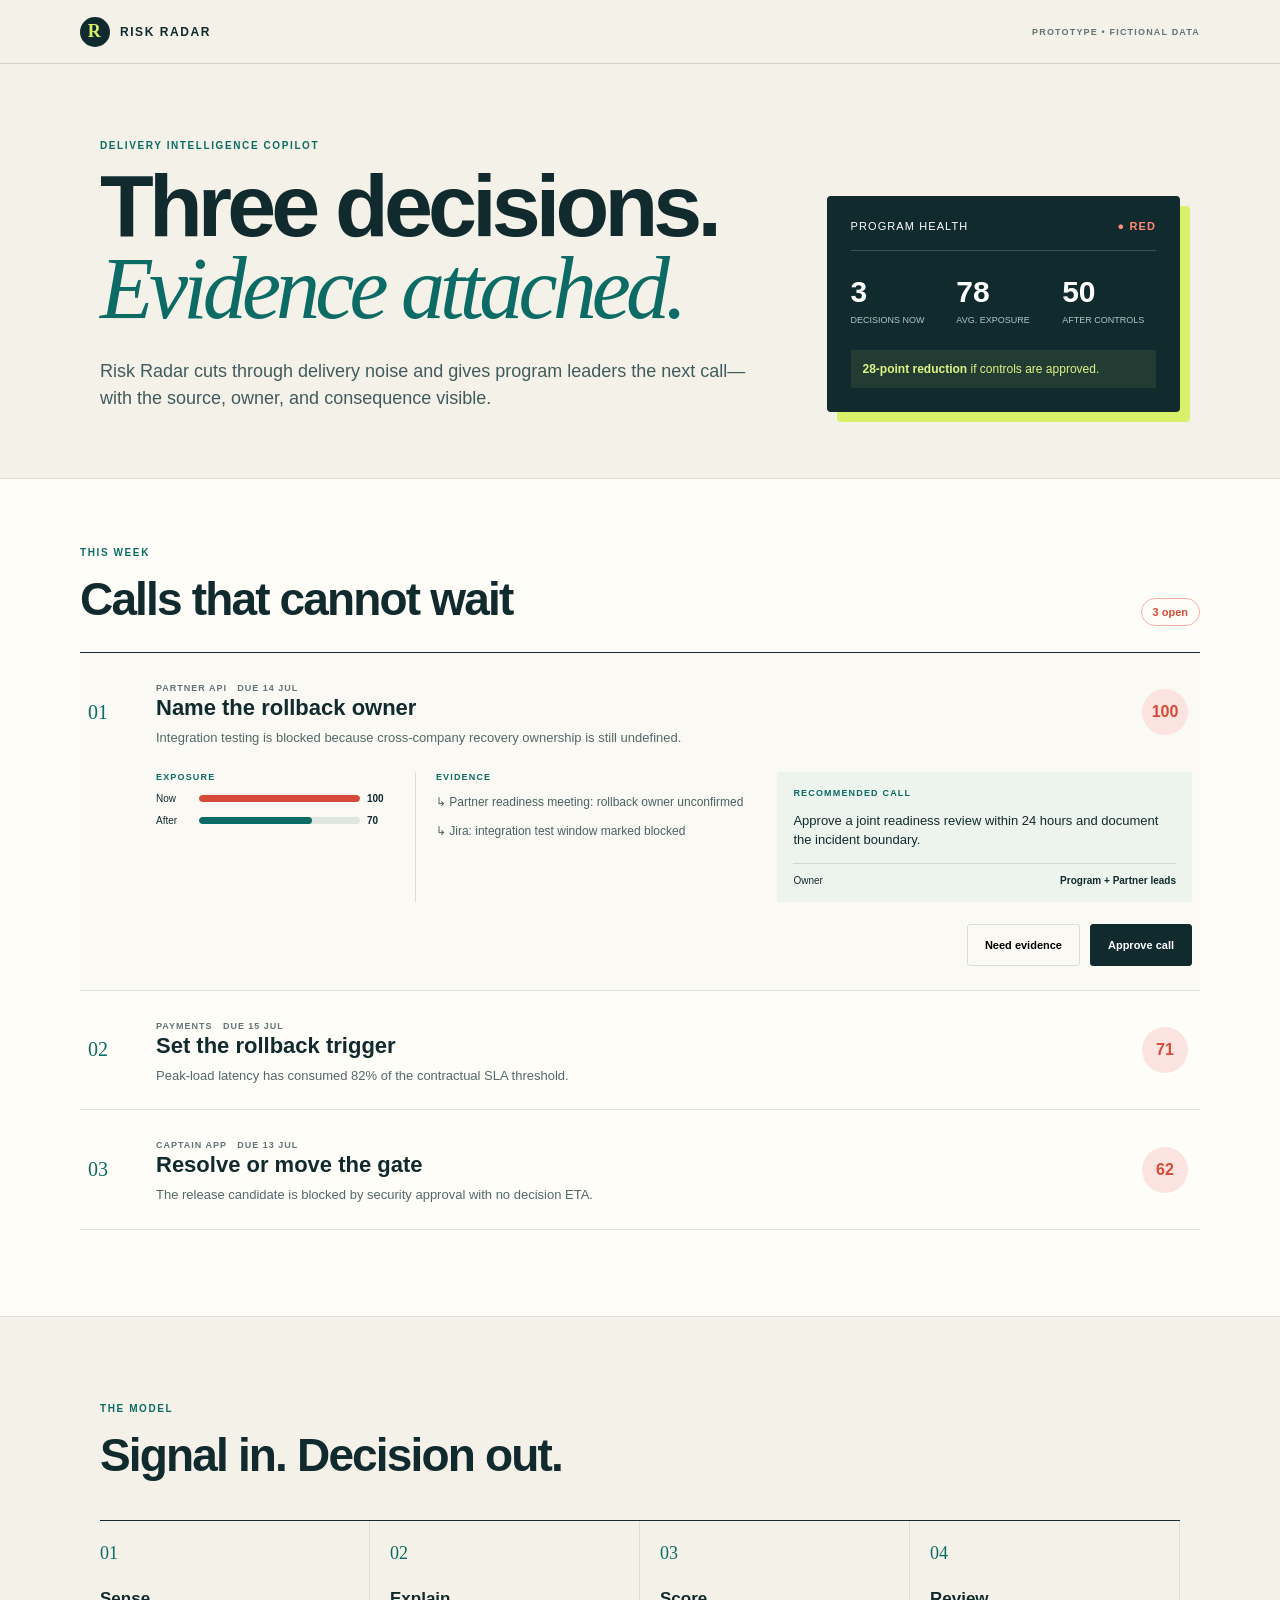
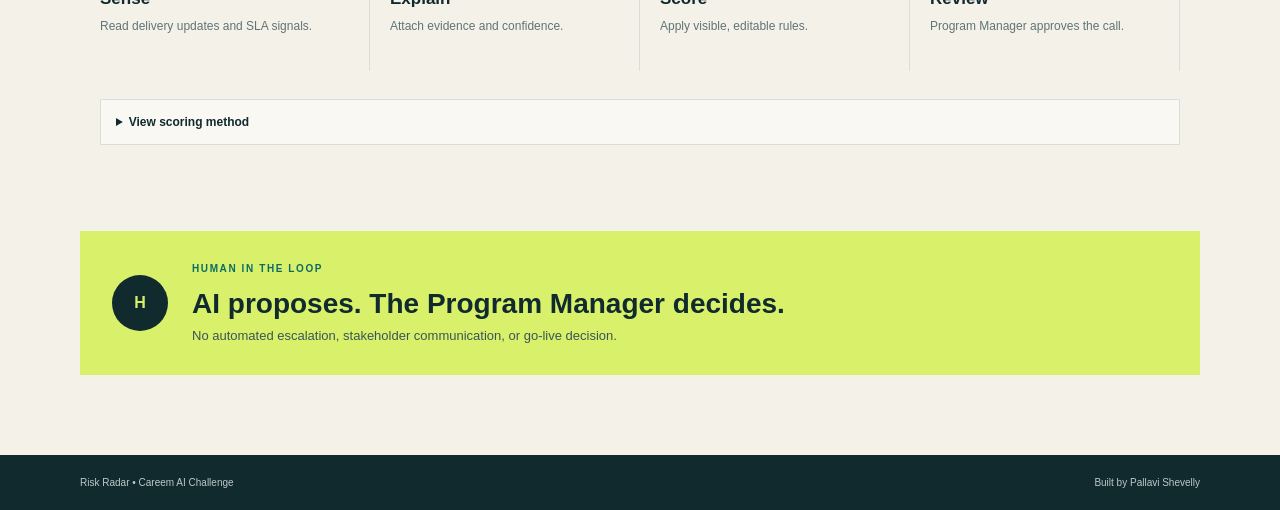
<file: index.html>
<!doctype html>
<html lang="en">
<head>
  <meta charset="utf-8">
  <meta name="viewport" content="width=device-width,initial-scale=1">
  <meta name="description" content="Risk Radar — three evidence-linked delivery decisions, human approved.">
  <title>Risk Radar — Delivery Intelligence Copilot</title>
  <style>
    :root{--ink:#102a2e;--cream:#f4f1e8;--paper:#fffdf8;--teal:#0c6b65;--lime:#d8f06a;--red:#d64a3a;--muted:#607477;--line:#d9ded8}*{box-sizing:border-box}html{scroll-behavior:smooth}body{margin:0;background:var(--cream);color:var(--ink);font-family:Arial,Helvetica,sans-serif}button{font:inherit}.top{height:64px;display:flex;align-items:center;justify-content:space-between;padding:0 max(20px,calc((100vw - 1120px)/2));border-bottom:1px solid #cfd4ce}.brand{display:flex;align-items:center;gap:10px;font-size:12px;font-weight:900;letter-spacing:.13em}.mark{width:30px;height:30px;border-radius:50%;display:grid;place-items:center;background:var(--ink);color:var(--lime);font-family:Georgia,serif;font-size:18px}.prototype{font-size:9px;color:var(--muted);font-weight:800;letter-spacing:.13em}.hero{max-width:1120px;margin:auto;padding:76px 20px 66px;display:grid;grid-template-columns:1.3fr .7fr;gap:70px;align-items:end}.kick{color:var(--teal);font-size:10px;font-weight:900;letter-spacing:.16em;margin:0 0 14px}.hero h1{font-size:clamp(50px,7vw,88px);line-height:.93;letter-spacing:-.055em;margin:0}.hero h1 em{color:var(--teal);font-family:Georgia,serif;font-weight:400}.dek{font-size:18px;line-height:1.5;color:#405b5e;max-width:670px;margin:28px 0 0}.health{background:var(--ink);color:#fff;padding:24px;border-radius:4px;box-shadow:10px 10px 0 var(--lime)}.health-head{display:flex;justify-content:space-between;border-bottom:1px solid #ffffff30;padding-bottom:18px;font-size:11px;letter-spacing:.1em;text-transform:uppercase}.health-head b{color:#ff8b78}.metrics{display:grid;grid-template-columns:repeat(3,1fr);gap:12px;padding:24px 0}.metrics div{display:flex;flex-direction:column;gap:5px}.metrics b{font-size:30px}.metrics span{font-size:9px;color:#b5c5c6;line-height:1.35;text-transform:uppercase}.reduction{background:#d8f06a16;color:#dff487;margin:0;padding:12px;font-size:12px}.decisions{background:var(--paper);padding:68px max(20px,calc((100vw - 1120px)/2)) 86px;border-block:1px solid var(--line)}.section-head{display:flex;justify-content:space-between;align-items:end;margin-bottom:26px}.section-head h2,.model h2{font-size:clamp(32px,4vw,46px);letter-spacing:-.04em;margin:0}.count{color:var(--red);border:1px solid #efb2aa;border-radius:999px;padding:7px 11px;font-size:11px;font-weight:800}.list{border-top:1px solid var(--ink)}.card{border-bottom:1px solid var(--line)}.summary{width:100%;display:grid;grid-template-columns:52px 1fr 50px;gap:16px;align-items:center;background:transparent;border:0;text-align:left;color:var(--ink);padding:24px 8px;cursor:pointer}.num{font:20px Georgia,serif;color:var(--teal)}.meta{font-size:9px;color:var(--muted);font-weight:900;letter-spacing:.11em;text-transform:uppercase;margin-bottom:7px}.copy strong{font-size:22px;display:block;margin-bottom:7px}.copy small{font-size:13px;color:#52696b;line-height:1.45}.score{width:46px;height:46px;border-radius:50%;display:grid;place-items:center;background:#fbe4df;color:var(--red);font-weight:900}.detail{display:none;margin:0 8px 24px 76px;grid-template-columns:.8fr 1.15fr 1.4fr;gap:22px}.card.open{background:#faf9f3}.card.open .detail{display:grid}.label{font-size:9px;font-weight:900;letter-spacing:.13em;text-transform:uppercase;color:var(--teal);margin:0 0 10px}.row{display:grid;grid-template-columns:36px 1fr 26px;gap:7px;align-items:center;margin:11px 0;font-size:10px}.track{height:7px;background:#dfe5df;border-radius:5px;overflow:hidden}.bar{height:100%;display:block;border-radius:5px}.now{background:var(--red)}.after{background:var(--teal)}.evidence{border-left:1px solid var(--line);padding-left:20px}.evidence p:not(.label){font-size:12px;color:#496164;line-height:1.45}.call{background:#edf4ed;padding:16px}.call>p:not(.label){font-size:13px;line-height:1.5}.owner{display:flex;justify-content:space-between;border-top:1px solid #cfdbcf;padding-top:11px;font-size:10px}.actions{grid-column:1/-1;display:flex;justify-content:flex-end;gap:10px}.actions button{min-height:42px;padding:0 17px;font-size:11px;font-weight:900;border-radius:3px;cursor:pointer}.secondary{background:transparent;border:1px solid var(--line)}.approve{background:var(--ink);color:white;border:1px solid var(--ink)}.approve.done{background:var(--teal);border-color:var(--teal)}.model{max-width:1120px;margin:auto;padding:86px 20px}.steps{display:grid;grid-template-columns:repeat(4,1fr);border-top:1px solid var(--ink);margin-top:38px}.step{padding:22px 20px 28px 0;border-right:1px solid var(--line);min-height:150px}.step+.step{padding-left:20px}.step b{display:block;color:var(--teal);font:18px Georgia,serif;margin-bottom:25px}.step strong{display:block;font-size:17px;margin-bottom:7px}.step span{font-size:12px;line-height:1.45;color:var(--muted)}details{margin-top:28px;border:1px solid var(--line);background:#ffffff70;padding:15px;font-size:12px}summary{font-weight:900;cursor:pointer}details p{color:var(--muted);line-height:1.5}.guard{max-width:1120px;margin:0 auto 80px;background:var(--lime);padding:32px;display:flex;gap:24px;align-items:center}.human{flex:0 0 56px;height:56px;border-radius:50%;background:var(--ink);color:var(--lime);display:grid;place-items:center;font-weight:900}.guard h2{font-size:28px;margin:0}.guard p:last-child{font-size:13px;color:#3b5557;margin:8px 0 0}footer{background:var(--ink);color:#bdc9ca;padding:22px max(20px,calc((100vw - 1120px)/2));display:flex;justify-content:space-between;font-size:10px}
    @media(max-width:700px){.top{height:58px;padding:0 18px}.brand{font-size:10px}.prototype{font-size:7px}.hero{display:block;padding:52px 18px 48px}.hero h1{font-size:48px}.dek{font-size:16px;margin-top:22px}.health{margin:40px 8px 0 0;padding:20px;box-shadow:8px 8px 0 var(--lime)}.decisions{padding:52px 18px 62px}.section-head h2{font-size:34px}.count{display:none}.summary{grid-template-columns:34px 1fr 42px;gap:10px;padding:20px 2px}.num{font-size:16px}.copy strong{font-size:19px}.copy small{font-size:12px}.score{width:40px;height:40px;font-size:12px}.detail{margin:0 0 24px 44px;display:none!important}.card.open .detail{display:block!important}.evidence{border-left:0;border-top:1px solid var(--line);padding:16px 0 0;margin-top:16px}.call{margin-top:16px}.actions{display:grid;grid-template-columns:1fr 1fr;margin-top:14px}.actions button{padding:0 8px}.model{padding:64px 18px}.model h2{font-size:36px}.steps{grid-template-columns:1fr 1fr}.step{min-height:165px;border-bottom:1px solid var(--line)}.guard{margin:0 18px 56px;padding:22px 18px;align-items:flex-start}.human{flex-basis:44px;height:44px}.guard h2{font-size:24px}footer{display:block;padding:22px 18px}footer span{display:block;margin:5px 0}}
  </style>
</head>
<body>
  <header class="top"><div class="brand"><span class="mark">R</span>RISK RADAR</div><span class="prototype">PROTOTYPE • FICTIONAL DATA</span></header>
  <main>
    <section class="hero"><div><p class="kick">DELIVERY INTELLIGENCE COPILOT</p><h1>Three decisions.<br><em>Evidence attached.</em></h1><p class="dek">Risk Radar cuts through delivery noise and gives program leaders the next call—with the source, owner, and consequence visible.</p></div><div class="health"><div class="health-head"><span>Program health</span><b>● RED</b></div><div class="metrics"><div><b>3</b><span>Decisions now</span></div><div><b>78</b><span>Avg. exposure</span></div><div><b>50</b><span>After controls</span></div></div><p class="reduction"><b>28-point reduction</b> if controls are approved.</p></div></section>
    <section class="decisions"><div class="section-head"><div><p class="kick">THIS WEEK</p><h2>Calls that cannot wait</h2></div><span class="count">3 open</span></div><div class="list" id="list"></div></section>
    <section class="model"><p class="kick">THE MODEL</p><h2>Signal in. Decision out.</h2><div class="steps"><div class="step"><b>01</b><strong>Sense</strong><span>Read delivery updates and SLA signals.</span></div><div class="step"><b>02</b><strong>Explain</strong><span>Attach evidence and confidence.</span></div><div class="step"><b>03</b><strong>Score</strong><span>Apply visible, editable rules.</span></div><div class="step"><b>04</b><strong>Review</strong><span>Program Manager approves the call.</span></div></div><details><summary>View scoring method</summary><p><b>Score:</b> Probability × Impact × 2 + Dependency × 4 + SLA × 15 + Owner gap × 8 + stale signal × 7 + blocker × 10. Capped at 100.</p></details></section>
    <section class="guard"><span class="human">H</span><div><p class="kick">HUMAN IN THE LOOP</p><h2>AI proposes. The Program Manager decides.</h2><p>No automated escalation, stakeholder communication, or go-live decision.</p></div></section>
  </main>
  <footer><span>Risk Radar • Careem AI Challenge</span><span>Built by Pallavi Shevelly</span></footer>
  <script>
    const data=[
      {area:'Partner API',due:'14 Jul',score:100,after:70,title:'Name the rollback owner',signal:'Integration testing is blocked because cross-company recovery ownership is still undefined.',evidence:['Partner readiness meeting: rollback owner unconfirmed','Jira: integration test window marked blocked'],call:'Approve a joint readiness review within 24 hours and document the incident boundary.',owner:'Program + Partner leads'},
      {area:'Payments',due:'15 Jul',score:71,after:48,title:'Set the rollback trigger',signal:'Peak-load latency has consumed 82% of the contractual SLA threshold.',evidence:['API monitor: P95 latency 820ms','Contractual SLA threshold: 1,000ms'],call:'Approve a peak-load retest and roll back if the remaining SLA buffer falls below 10%.',owner:'Payments lead'},
      {area:'Captain App',due:'13 Jul',score:62,after:32,title:'Resolve or move the gate',signal:'The release candidate is blocked by security approval with no decision ETA.',evidence:['Jira: release-candidate promotion blocked','Security approval: no confirmed decision date'],call:'Get an approval decision today or move the release gate with a named owner and date.',owner:'Security lead'}
    ];
    const list=document.getElementById('list');
    data.forEach((d,i)=>{const el=document.createElement('article');el.className='card'+(i===0?' open':'');el.innerHTML=`<button class="summary" aria-expanded="${i===0}"><span class="num">0${i+1}</span><span class="copy"><span class="meta">${d.area} &nbsp; Due ${d.due}</span><strong>${d.title}</strong><small>${d.signal}</small></span><span class="score">${d.score}</span></button><div class="detail"><div><p class="label">Exposure</p><div class="row"><span>Now</span><span class="track"><i class="bar now" style="width:${d.score}%"></i></span><b>${d.score}</b></div><div class="row"><span>After</span><span class="track"><i class="bar after" style="width:${d.after}%"></i></span><b>${d.after}</b></div></div><div class="evidence"><p class="label">Evidence</p>${d.evidence.map(x=>`<p>↳ ${x}</p>`).join('')}</div><div class="call"><p class="label">Recommended call</p><p>${d.call}</p><div class="owner"><span>Owner</span><b>${d.owner}</b></div></div><div class="actions"><button class="secondary">Need evidence</button><button class="approve">Approve call</button></div></div>`;list.appendChild(el)});
    document.querySelectorAll('.summary').forEach(b=>b.addEventListener('click',()=>{const c=b.closest('.card');c.classList.toggle('open');b.setAttribute('aria-expanded',c.classList.contains('open'))}));
    document.querySelectorAll('.approve').forEach(b=>b.addEventListener('click',()=>{b.textContent='✓ Approved';b.classList.add('done')}));
  </script>
</body>
</html>
</file>
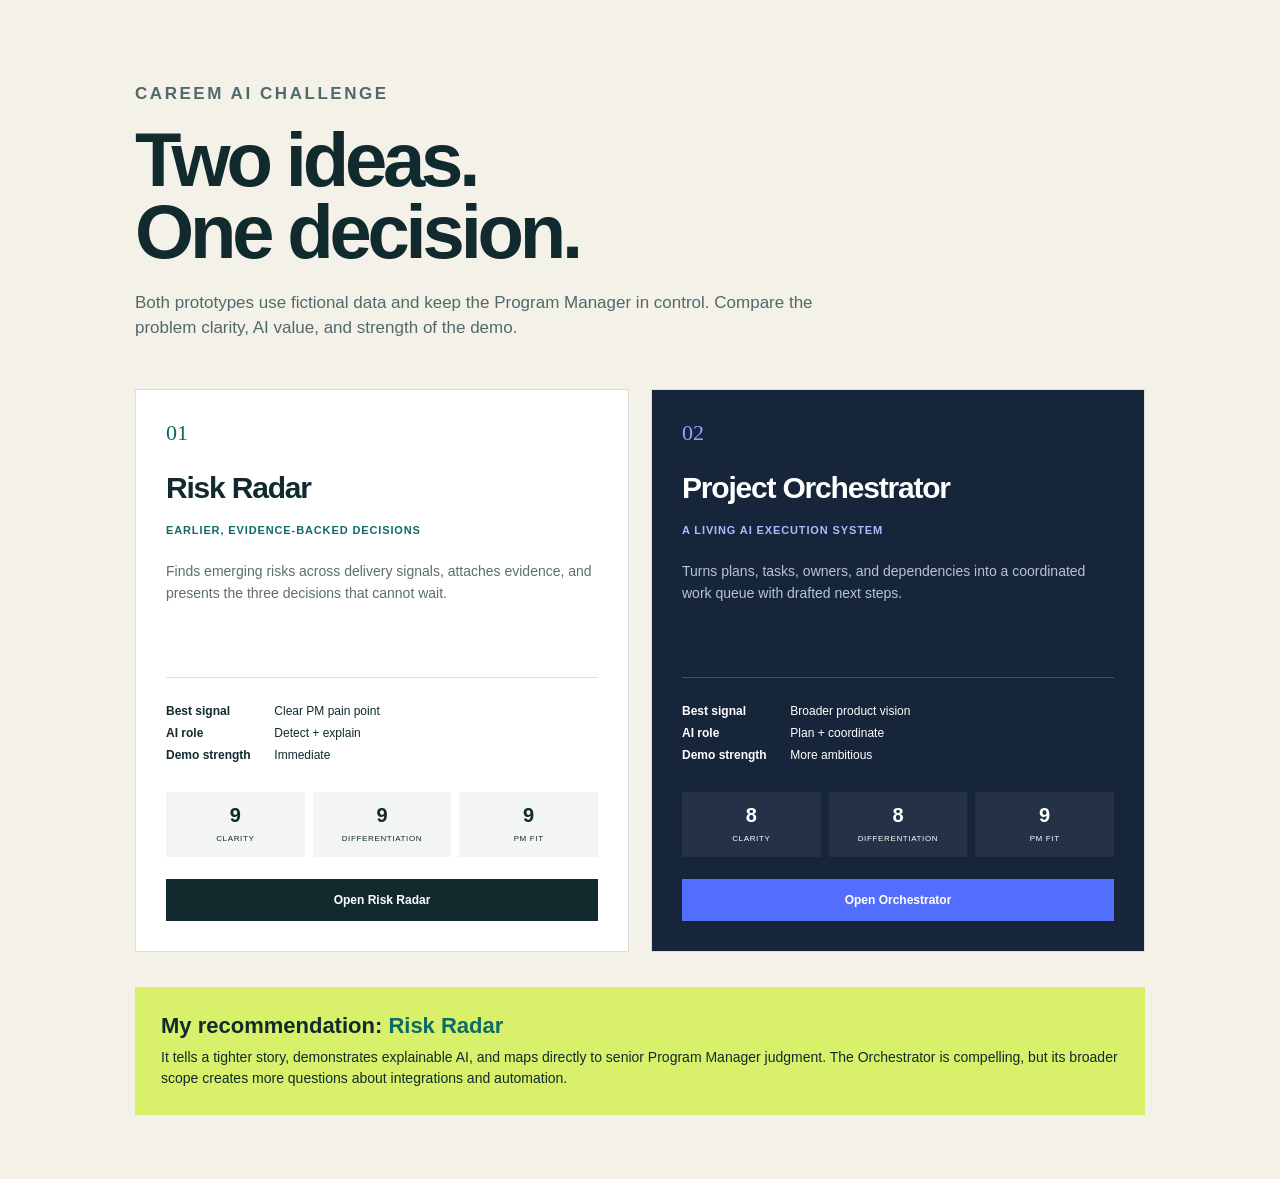
<file: compare.html>
<!doctype html><html lang="en"><head><meta charset="utf-8"><meta name="viewport" content="width=device-width,initial-scale=1"><title>AI Challenge — Concept Comparison</title><style>*{box-sizing:border-box}body{margin:0;background:#f4f1e8;color:#102a2e;font-family:Arial,sans-serif}.wrap{max-width:1050px;margin:auto;padding:64px 20px}.kick{font-size:10px;letter-spacing:.15em;font-weight:900;color:#0c6b65}.hero h1{font-size:clamp(44px,7vw,76px);line-height:.95;letter-spacing:-.055em;margin:14px 0 22px}.hero p{font-size:17px;color:#52696b;max-width:690px;line-height:1.5}.grid{display:grid;grid-template-columns:1fr 1fr;gap:22px;margin-top:48px}.card{background:#fff;padding:30px;border:1px solid #d9ded8;display:flex;flex-direction:column}.card:nth-child(2){background:#17253b;color:#fff}.num{font:22px Georgia,serif;color:#0c6b65}.card:nth-child(2) .num{color:#91a3ff}.card h2{font-size:30px;letter-spacing:-.04em;margin:25px 0 8px}.tag{font-size:11px;font-weight:900;color:#0c6b65;letter-spacing:.08em;text-transform:uppercase}.card:nth-child(2) .tag{color:#aeb9ff}.desc{font-size:14px!important;line-height:1.55!important;color:#5b6e70!important;min-height:90px}.card:nth-child(2) .desc{color:#b8c3d5!important}.fit{border-top:1px solid #d9ded8;margin-top:12px;padding-top:18px}.card:nth-child(2) .fit{border-color:#ffffff30}.fit p{font-size:12px!important;margin:8px 0;color:inherit!important}.fit b{display:inline-block;width:105px}.score{display:grid;grid-template-columns:1fr 1fr 1fr;gap:8px;margin:22px 0}.score div{background:#f2f5f2;padding:12px 8px;text-align:center}.card:nth-child(2) .score div{background:#ffffff0e}.score b{font-size:20px;display:block}.score span{font-size:8px;text-transform:uppercase;letter-spacing:.08em}.button{display:block;margin-top:auto;text-align:center;text-decoration:none;padding:14px;font-size:12px;font-weight:900;background:#102a2e;color:#fff}.card:nth-child(2) .button{background:#536dfe}.verdict{margin-top:35px;background:#d8f06a;padding:26px}.verdict h3{margin:0 0 8px;font-size:22px}.verdict p{margin:0;font-size:14px;line-height:1.5}.verdict b{color:#0c6b65}@media(max-width:700px){.wrap{padding:48px 18px}.grid{grid-template-columns:1fr}.desc{min-height:0}.hero h1{font-size:48px}}</style></head><body><main class="wrap"><section class="hero"><p class="kick">CAREEM AI CHALLENGE</p><h1>Two ideas.<br>One decision.</h1><p>Both prototypes use fictional data and keep the Program Manager in control. Compare the problem clarity, AI value, and strength of the demo.</p></section><section class="grid"><article class="card"><span class="num">01</span><h2>Risk Radar</h2><p class="tag">Earlier, evidence-backed decisions</p><p class="desc">Finds emerging risks across delivery signals, attaches evidence, and presents the three decisions that cannot wait.</p><div class="fit"><p><b>Best signal</b> Clear PM pain point</p><p><b>AI role</b> Detect + explain</p><p><b>Demo strength</b> Immediate</p></div><div class="score"><div><b>9</b><span>Clarity</span></div><div><b>9</b><span>Differentiation</span></div><div><b>9</b><span>PM fit</span></div></div><a class="button" href="index.html">Open Risk Radar</a></article><article class="card"><span class="num">02</span><h2>Project Orchestrator</h2><p class="tag">A living AI execution system</p><p class="desc">Turns plans, tasks, owners, and dependencies into a coordinated work queue with drafted next steps.</p><div class="fit"><p><b>Best signal</b> Broader product vision</p><p><b>AI role</b> Plan + coordinate</p><p><b>Demo strength</b> More ambitious</p></div><div class="score"><div><b>8</b><span>Clarity</span></div><div><b>8</b><span>Differentiation</span></div><div><b>9</b><span>PM fit</span></div></div><a class="button" href="orchestrator.html">Open Orchestrator</a></article></section><section class="verdict"><h3>My recommendation: <b>Risk Radar</b></h3><p>It tells a tighter story, demonstrates explainable AI, and maps directly to senior Program Manager judgment. The Orchestrator is compelling, but its broader scope creates more questions about integrations and automation.</p></section></main></body></html>
</file>
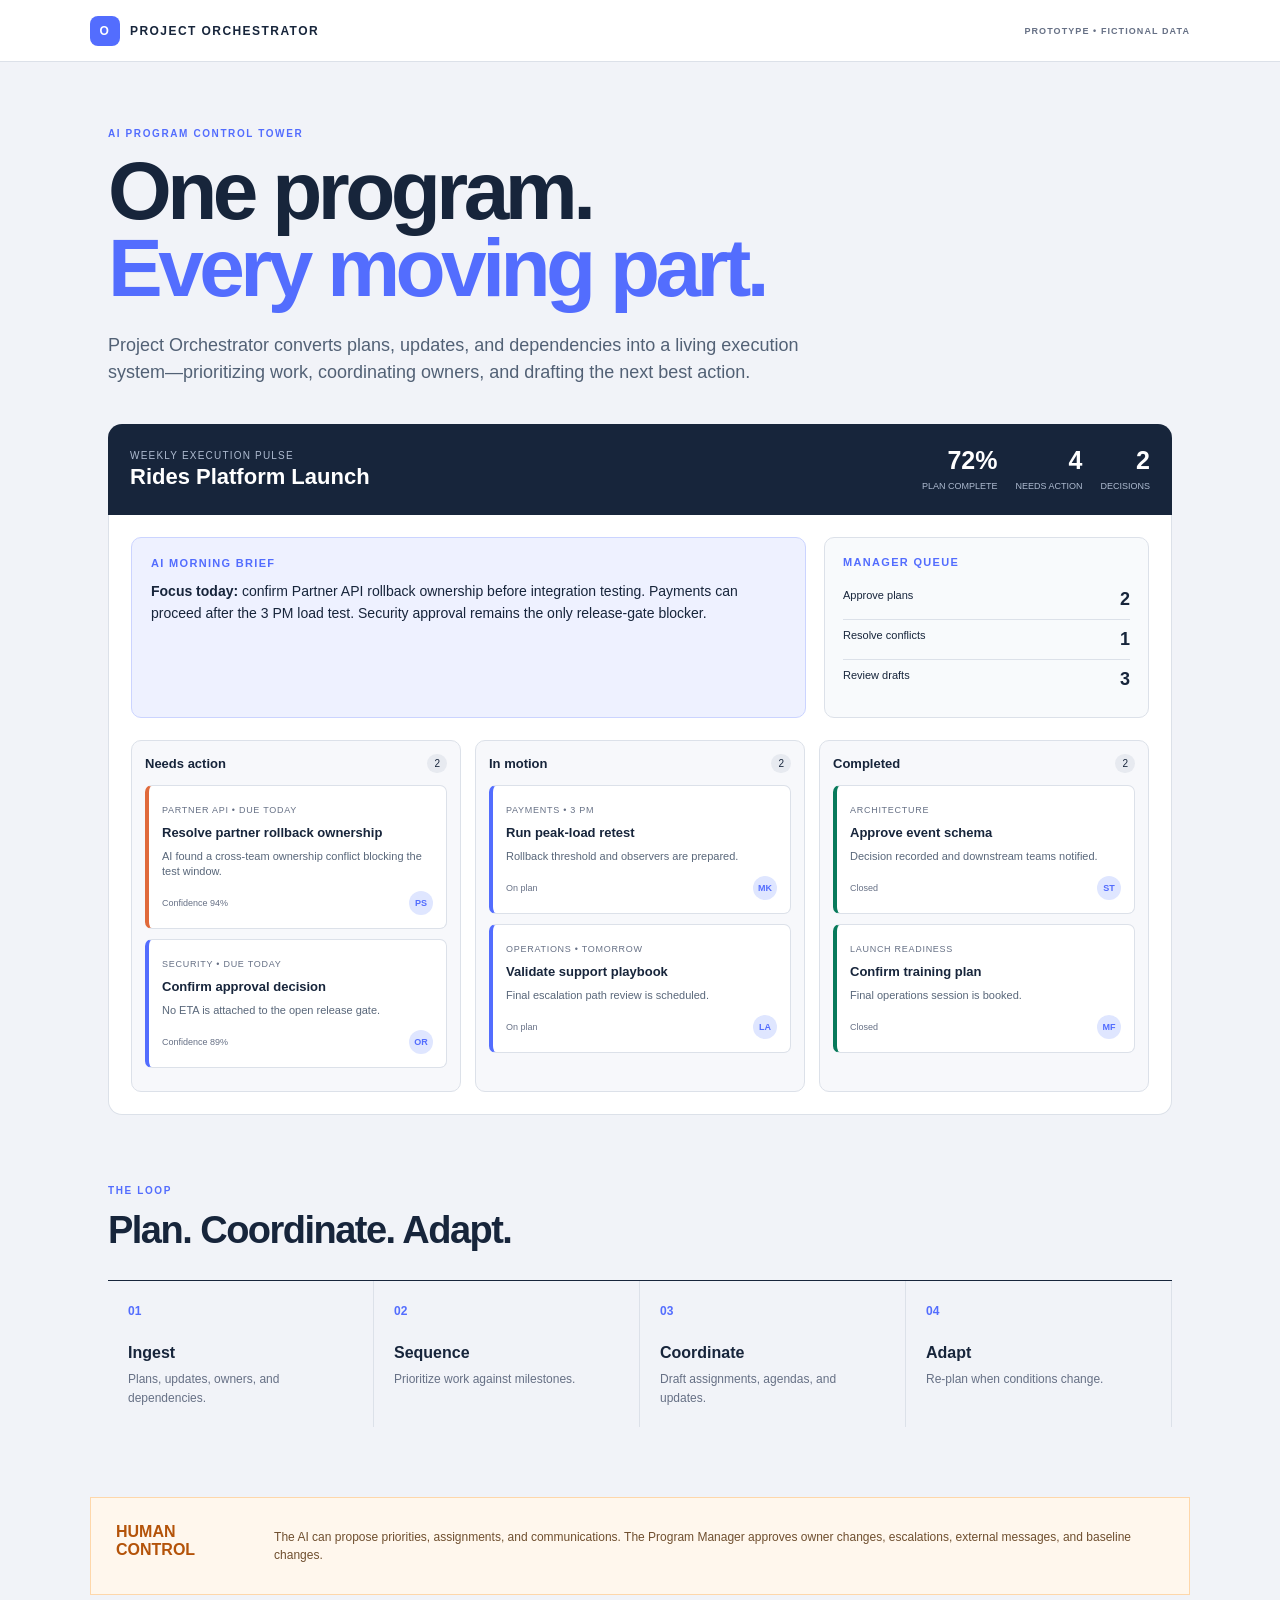
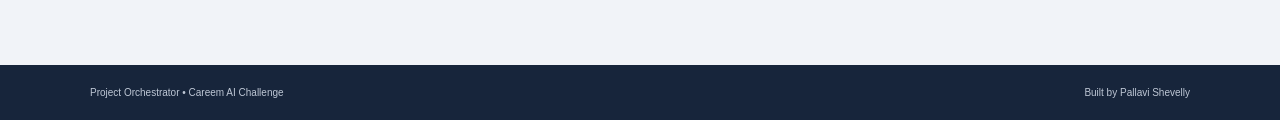
<file: orchestrator.html>
<!doctype html><html lang="en"><head><meta charset="utf-8"><meta name="viewport" content="width=device-width,initial-scale=1"><title>Project Orchestrator — AI Program Control</title><style>
:root{--ink:#17253b;--blue:#536dfe;--sky:#dfe6ff;--paper:#fbfbfd;--line:#dce1e9;--muted:#667085;--green:#087a5b;--amber:#b45309}*{box-sizing:border-box}body{margin:0;background:#f1f3f8;color:var(--ink);font-family:Arial,sans-serif}button{font:inherit}.top{height:62px;display:flex;justify-content:space-between;align-items:center;padding:0 max(18px,calc((100vw - 1100px)/2));background:#fff;border-bottom:1px solid var(--line)}.brand{font-size:12px;font-weight:900;letter-spacing:.12em;display:flex;gap:10px;align-items:center}.mark{width:30px;height:30px;border-radius:8px;background:var(--blue);color:#fff;display:grid;place-items:center}.tag{font-size:9px;color:var(--muted);letter-spacing:.12em;font-weight:800}.hero{max-width:1100px;margin:auto;padding:66px 18px 38px}.kick{font-size:10px;color:var(--blue);letter-spacing:.16em;font-weight:900;margin:0 0 13px}.hero h1{font-size:clamp(46px,7vw,82px);line-height:.94;letter-spacing:-.055em;margin:0}.hero h1 span{color:var(--blue)}.hero>p:last-child{font-size:18px;line-height:1.5;color:#526175;max-width:720px;margin:26px 0 0}.workspace{max-width:1100px;margin:0 auto 70px;padding:0 18px}.pulse{background:var(--ink);color:#fff;padding:22px;border-radius:14px 14px 0 0;display:flex;align-items:center;justify-content:space-between}.pulse h2{margin:3px 0 0;font-size:22px}.pulse p{margin:0;color:#aebbd0;font-size:10px;text-transform:uppercase;letter-spacing:.12em}.health{display:flex;gap:18px}.health div{text-align:right}.health b{font-size:25px;display:block}.health span{font-size:9px;color:#aebbd0;text-transform:uppercase}.board{background:#fff;border:1px solid var(--line);border-top:0;padding:22px;border-radius:0 0 14px 14px}.brief{display:grid;grid-template-columns:1.35fr .65fr;gap:18px;margin-bottom:22px}.ai-brief{background:#eef1ff;border:1px solid #cbd4ff;padding:19px;border-radius:10px}.ai-brief h3,.queue h3{font-size:11px;text-transform:uppercase;letter-spacing:.12em;margin:0 0 12px;color:var(--blue)}.ai-brief p{font-size:14px;line-height:1.55;margin:0}.ai-brief strong{color:var(--ink)}.queue{background:#f8fafc;border:1px solid var(--line);padding:18px;border-radius:10px}.queue .q{display:flex;justify-content:space-between;border-bottom:1px solid var(--line);padding:9px 0;font-size:11px}.q:last-child{border:0}.q b{font-size:18px}.lanes{display:grid;grid-template-columns:repeat(3,1fr);gap:14px}.lane{background:#f7f8fb;border:1px solid var(--line);border-radius:10px;padding:13px}.lane-head{display:flex;justify-content:space-between;align-items:center;margin-bottom:12px}.lane-head strong{font-size:13px}.lane-head span{font-size:10px;background:#e7eaf0;padding:4px 7px;border-radius:20px}.task{background:#fff;border:1px solid var(--line);border-left:4px solid var(--blue);border-radius:7px;padding:13px;margin:10px 0;cursor:pointer}.task.risk{border-left-color:#e06a3b}.task.done{border-left-color:var(--green)}.task small{color:var(--muted);font-size:9px;text-transform:uppercase;letter-spacing:.08em}.task h4{margin:7px 0;font-size:13px;line-height:1.35}.task p{font-size:11px;line-height:1.4;color:#59677a;margin:0}.task footer{display:flex;justify-content:space-between;align-items:center;margin-top:12px;font-size:9px;color:var(--muted)}.avatar{width:24px;height:24px;border-radius:50%;background:var(--sky);color:var(--blue);display:grid;place-items:center;font-weight:900}.drawer{display:none;background:#fff;border:1px solid var(--line);border-radius:10px;padding:18px;margin-top:18px}.drawer.show{display:block}.drawer h3{margin:0 0 10px;font-size:18px}.drawer p{font-size:13px;line-height:1.55;color:#526175}.actions{display:flex;gap:9px;margin-top:15px}.actions button{border:0;border-radius:6px;padding:11px 14px;font-size:11px;font-weight:800;cursor:pointer}.primary{background:var(--blue);color:#fff}.secondary{background:#eef1f5;color:var(--ink)}.model{max-width:1100px;margin:0 auto 70px;padding:0 18px}.model h2{font-size:38px;letter-spacing:-.04em;margin:0 0 28px}.flow{display:grid;grid-template-columns:repeat(4,1fr);border-top:1px solid var(--ink)}.flow div{padding:20px;border-right:1px solid var(--line)}.flow b{color:var(--blue);font-size:12px}.flow strong{display:block;margin:25px 0 7px}.flow span{font-size:12px;line-height:1.4;color:var(--muted)}.guard{max-width:1100px;margin:0 auto 70px;padding:25px;background:#fff7ed;border:1px solid #fed7aa;display:flex;gap:18px}.guard b{color:var(--amber)}.guard p{font-size:12px;line-height:1.5;margin:5px 0;color:#6f4f2f}.bottom{background:var(--ink);color:#bec7d5;padding:22px max(18px,calc((100vw - 1100px)/2));display:flex;justify-content:space-between;font-size:10px}
@media(max-width:700px){.top{height:58px}.tag{font-size:7px}.hero{padding:50px 18px 34px}.hero h1{font-size:48px}.hero>p:last-child{font-size:16px}.pulse{display:block}.health{margin-top:18px}.health div{text-align:left}.brief{grid-template-columns:1fr}.lanes{display:block}.lane{margin-bottom:12px}.lane:not(:first-child) .task{display:none}.flow{grid-template-columns:1fr 1fr}.flow div{min-height:150px;border-bottom:1px solid var(--line)}.guard{margin:0 18px 55px}.bottom{display:block}.bottom span{display:block;margin:5px 0}}
</style></head><body><header class="top"><div class="brand"><span class="mark">O</span>PROJECT ORCHESTRATOR</div><span class="tag">PROTOTYPE • FICTIONAL DATA</span></header><main><section class="hero"><p class="kick">AI PROGRAM CONTROL TOWER</p><h1>One program.<br><span>Every moving part.</span></h1><p>Project Orchestrator converts plans, updates, and dependencies into a living execution system—prioritizing work, coordinating owners, and drafting the next best action.</p></section><section class="workspace"><div class="pulse"><div><p>WEEKLY EXECUTION PULSE</p><h2>Rides Platform Launch</h2></div><div class="health"><div><b>72%</b><span>Plan complete</span></div><div><b>4</b><span>Needs action</span></div><div><b>2</b><span>Decisions</span></div></div></div><div class="board"><div class="brief"><div class="ai-brief"><h3>AI morning brief</h3><p><strong>Focus today:</strong> confirm Partner API rollback ownership before integration testing. Payments can proceed after the 3 PM load test. Security approval remains the only release-gate blocker.</p></div><div class="queue"><h3>Manager queue</h3><div class="q"><span>Approve plans</span><b>2</b></div><div class="q"><span>Resolve conflicts</span><b>1</b></div><div class="q"><span>Review drafts</span><b>3</b></div></div></div><div class="lanes"><div class="lane"><div class="lane-head"><strong>Needs action</strong><span>2</span></div><article class="task risk" data-title="Resolve partner ownership"><small>Partner API • Due today</small><h4>Resolve partner rollback ownership</h4><p>AI found a cross-team ownership conflict blocking the test window.</p><footer><span>Confidence 94%</span><span class="avatar">PS</span></footer></article><article class="task"><small>Security • Due today</small><h4>Confirm approval decision</h4><p>No ETA is attached to the open release gate.</p><footer><span>Confidence 89%</span><span class="avatar">OR</span></footer></article></div><div class="lane"><div class="lane-head"><strong>In motion</strong><span>2</span></div><article class="task"><small>Payments • 3 PM</small><h4>Run peak-load retest</h4><p>Rollback threshold and observers are prepared.</p><footer><span>On plan</span><span class="avatar">MK</span></footer></article><article class="task"><small>Operations • Tomorrow</small><h4>Validate support playbook</h4><p>Final escalation path review is scheduled.</p><footer><span>On plan</span><span class="avatar">LA</span></footer></article></div><div class="lane"><div class="lane-head"><strong>Completed</strong><span>2</span></div><article class="task done"><small>Architecture</small><h4>Approve event schema</h4><p>Decision recorded and downstream teams notified.</p><footer><span>Closed</span><span class="avatar">ST</span></footer></article><article class="task done"><small>Launch readiness</small><h4>Confirm training plan</h4><p>Final operations session is booked.</p><footer><span>Closed</span><span class="avatar">MF</span></footer></article></div></div><div class="drawer" id="drawer"><h3>Resolve partner ownership</h3><p><b>AI recommendation:</b> assign one accountable rollback owner and schedule a 20-minute joint readiness review. Draft agenda, decision log entry, and stakeholder update are ready for Program Manager review.</p><div class="actions"><button class="secondary" id="close">Close</button><button class="primary" id="approve">Approve next steps</button></div></div></div></section><section class="model"><p class="kick">THE LOOP</p><h2>Plan. Coordinate. Adapt.</h2><div class="flow"><div><b>01</b><strong>Ingest</strong><span>Plans, updates, owners, and dependencies.</span></div><div><b>02</b><strong>Sequence</strong><span>Prioritize work against milestones.</span></div><div><b>03</b><strong>Coordinate</strong><span>Draft assignments, agendas, and updates.</span></div><div><b>04</b><strong>Adapt</strong><span>Re-plan when conditions change.</span></div></div></section><section class="guard"><b>HUMAN CONTROL</b><p>The AI can propose priorities, assignments, and communications. The Program Manager approves owner changes, escalations, external messages, and baseline changes.</p></section></main><footer class="bottom"><span>Project Orchestrator • Careem AI Challenge</span><span>Built by Pallavi Shevelly</span></footer><script>const drawer=document.getElementById('drawer');document.querySelectorAll('.task').forEach(t=>t.onclick=()=>{drawer.classList.add('show');drawer.scrollIntoView({behavior:'smooth',block:'nearest'})});document.getElementById('close').onclick=()=>drawer.classList.remove('show');document.getElementById('approve').onclick=e=>{e.target.textContent='✓ Next steps approved';e.target.style.background='#087a5b'}</script></body></html>
</file>
